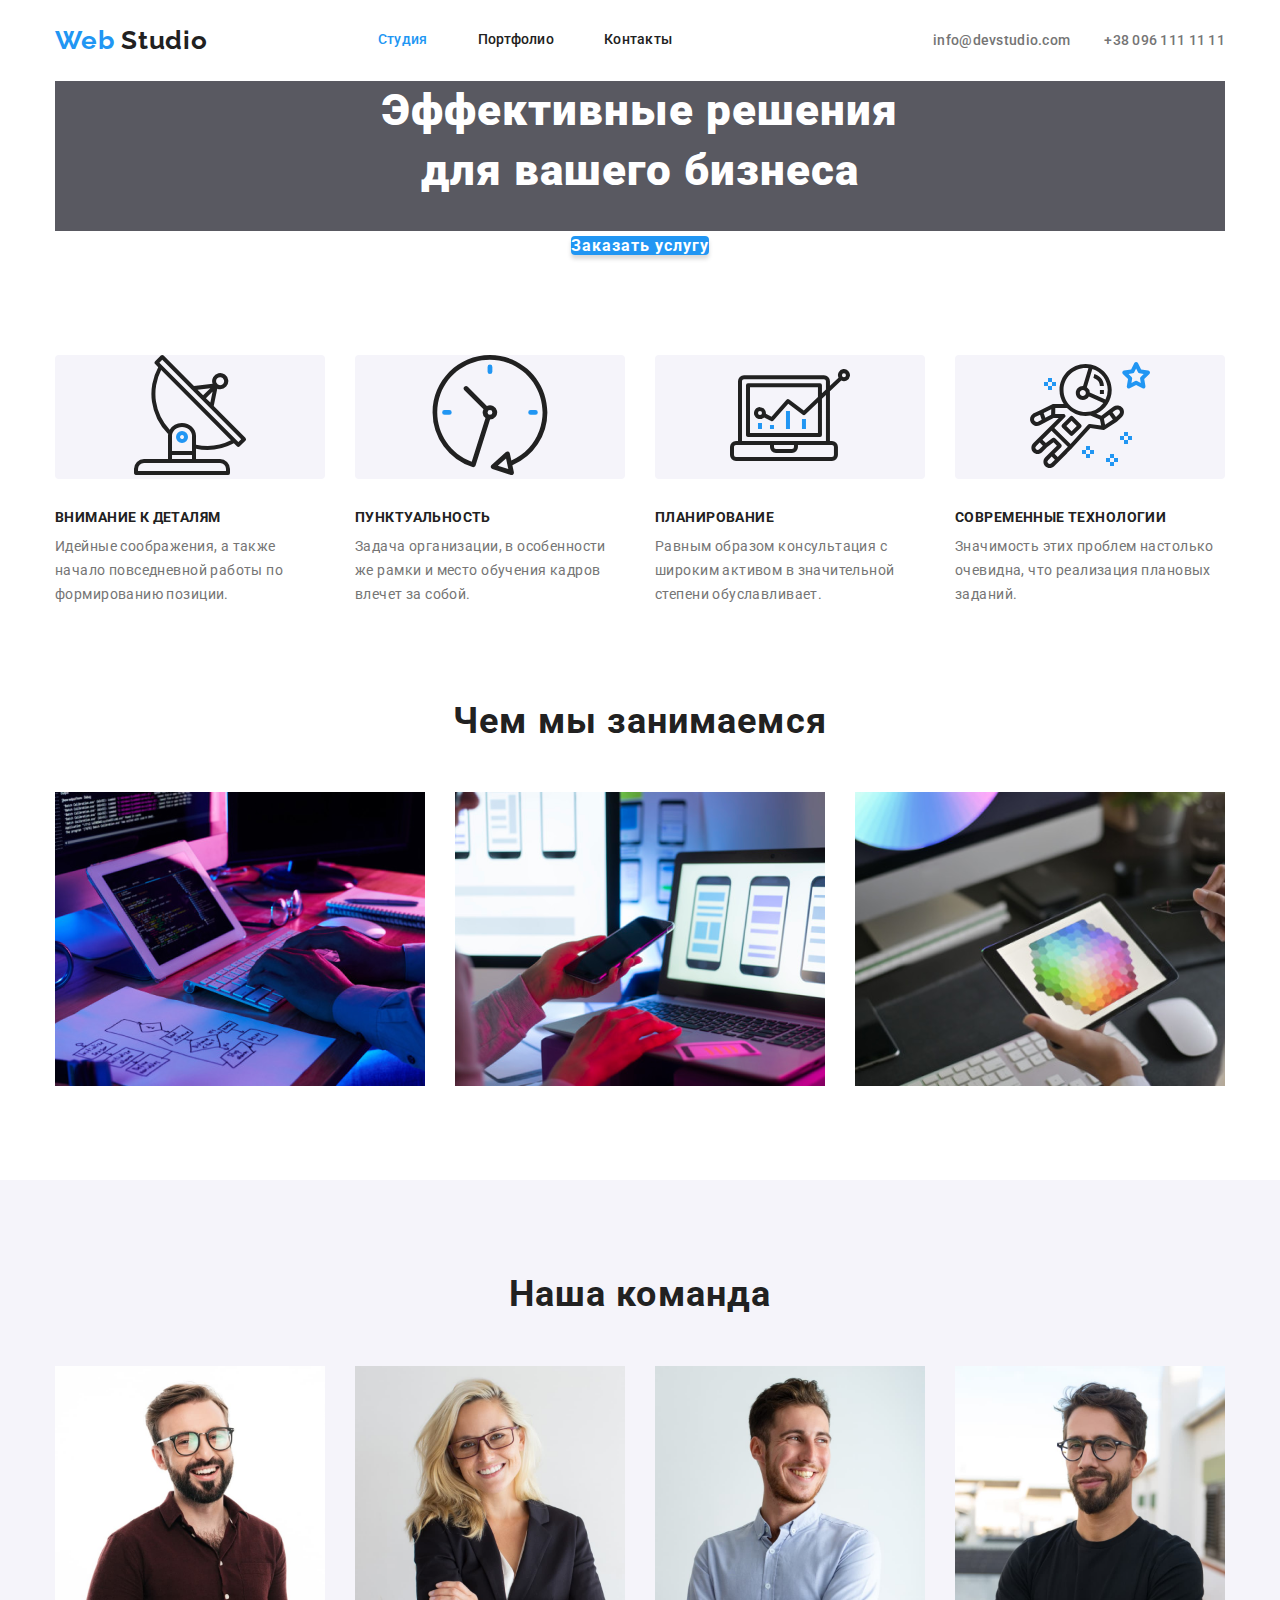
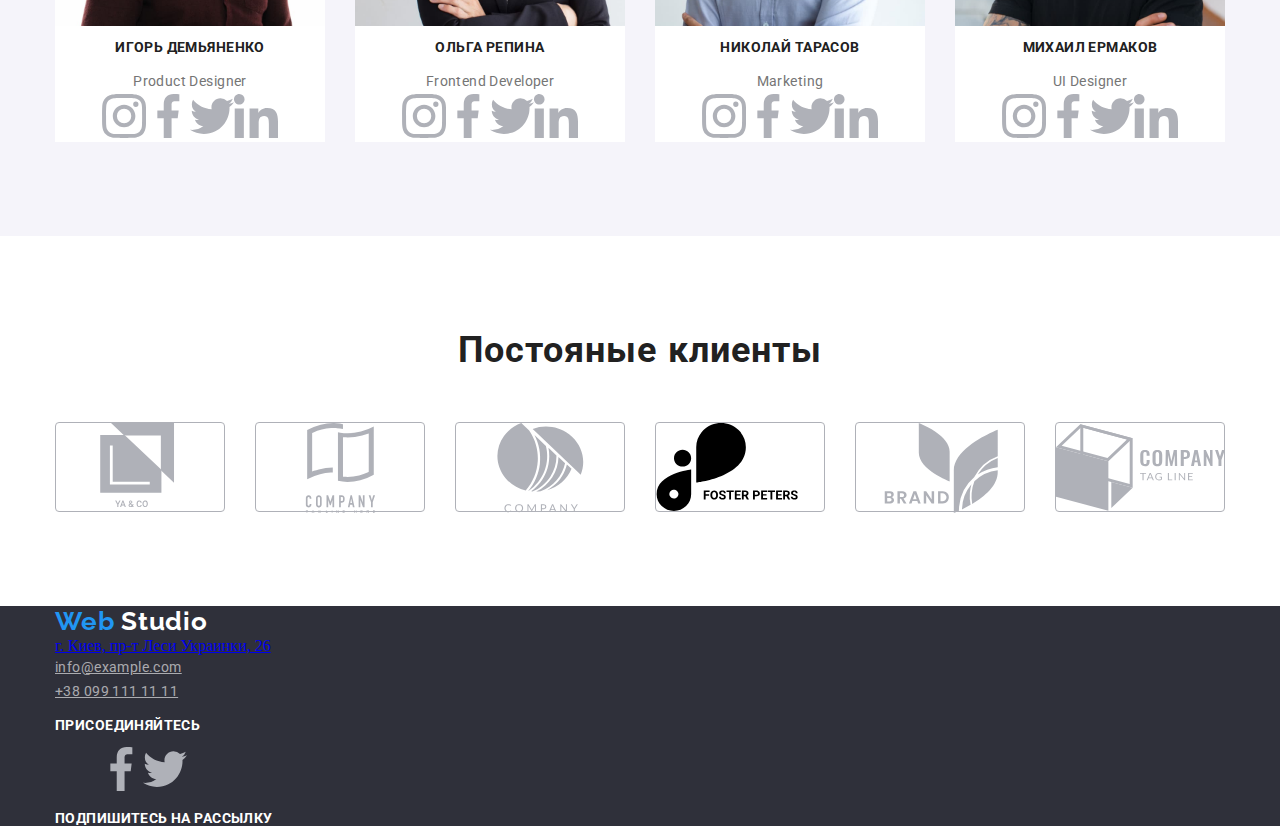
<file: index.html>
<!DOCTYPE html>
<html lang="ru">
  <head>
    <meta charset="UTF-8" />
    <meta name="viewport" content="width=device-width, initial-scale=1.0" />
    <title>Desktop</title>
    <link
      href="https://fonts.googleapis.com/css2?family=Raleway:wght@400;700&family=Roboto:wght@400;700&display=swap"
      rel="stylesheet"
    />
    <link rel="stylesheet" href="./css/normalize.css" />
    <link rel="stylesheet" href="./css/styles.css" />
  </head>

  <body>
    <header class="page-header">
      <div class="container flexbox">
        <nav class="menu-nav navigation">
          <a href="/" class="logoweb logo ">
            Web
            <span class="logostudio logo">Studio</span>
          </a>
          <ul class="list menu-list">
            <li class="menu-item">
              <a href="./index.html" class="link active">Студия</a>
            </li>
            <li class="menu-item">
              <a href="./portfolio.html" class="link">Портфолио</a>
            </li>
            <li class="menu-item"><a href="#" class="link">Контакты</a></li>
          </ul>
        </nav>
        <!--Контакты-->
        <div class="menu-contacts">
          <a href="mailto:info@devstudio.com" class="linki mail-linki"
            >info@devstudio.com</a
          >
          <a href="tel:+380961111111" class="linki">+38 096 111 11 11</a>
        </div>
      </div>
    </header>

    <!-- Герой -->
    <main class="main">
      <section class="hero">
        <div class="container ">
          <h1 class="hero-title ">Эффективные решения </br> для вашего бизнеса</h1>
          <a href="./" class="hero-link">Заказать услугу</a>
        </div>
      </section>

      <!--Особености-->
      <section class="section">
        <div class="container">
          <ul class="list features-item">
            <li class="features-li">
              <div class="fon">
                <svg class="antena" width="270px" height="120px">
                  <use href="./imagess/sprite.svg#icon-antenna"></use>
                </svg>
              </div>
              <h2 class="section-features">Внимание к деталям</h2>
              <p class="section-text">
                Идейные соображения, а также начало повседневной работы по
                формированию позиции.
              </p>
            </li>
            <li class="features-li">
              <div class="fon">
                <svg class="antena" width="270px" height="120px">
                  <use href="./imagess/sprite.svg#icon-clock"></use>
                </svg>
              </div>
              <h2 class="section-features">Пунктуальность</h2>
              <p class="section-text">
                Задача организации, в особенности же рамки и место обучения
                кадров влечет за собой.
              </p>
            </li>
            <li class="features-li">
              <div class="fon">
                <svg class="antena" width="270px" height="120px">
                  <use href="./imagess/sprite.svg#icon-diagram"></use>
                </svg>
              </div>
              <h2 class="section-features">Планирование</h2>
              <p class="section-text">
                Равным образом консультация с широким активом в значительной
                степени обуславливает.
              </p>
            </li>
            <li class="features-li">
              <div class="fon">
                <svg class="antena" width="270px" height="120px">
                  <use href="./imagess/sprite.svg#icon-astron"></use>
                </svg>
              </div>
              <h2 class="section-features">Современные технологии</h2>
              <p class="section-text">
                Значимость этих проблем настолько очевидна, что реализация
                плановых заданий.
              </p>
            </li>
          </ul>
        </div>
      </section>

      <!--Чем мы занимаемся-->
      <section class="section section-working">
        <div class="container work">
          <h2 class="section-work">Чем мы занимаемся</h2>
          <ul class="list features-item">
            <li class="features-li">
              <img src="./imagess/box1.png" alt="Десктопные приложения" />
            </li>
            <li class="features-li">
              <img src="./imagess/box2.png" alt="Мобильные приложения" />
            </li>
            <li class="features-li">
              <img src="./imagess/box3.png" alt="Дизайнерские ришения" />
            </li>
          </ul>
        </div>
      </section>

      <!--Наша команда-->
      <section class="section team">
        <div class="container">
          <h2 class="section-team">Наша команда</h2>
          <ul class="list features-item">
            <li class="features-li">
              <img src="./imagess/foto1.jpg" alt="Фото1">
              <h3 class="section-title">Игорь Демьяненко</h3>
              <p lang="en" class="section-text">Product Designer</p>
              <ul class="list icon">
                <li>
                  <div>
                    <svg class="#" width="44" height="44">
                      <use href="./imagess/sprite.svg#icon-insta"></use>
                    </svg>
                  </div>
                  <!-- <a
                    href="https://www.instagram.com/"
                    target="_blank"
                    rel="noopener noreferrer"
                    aria-label="сылка Инстаграм"
                  >
                  www.instagram.com
                   </a> -->
                </li>
                <li>
                  <div>
                    <svg width="44" height="44">
                      <use href="./imagess/sprite.svg#icon-facebook"></use>
                    </svg>
                  </div>
                  <!-- <a
                    href="https://twitter.com/"
                    target="_blank"
                    rel="noopener noreferrer"
                    aria-label="сылка Твитер"
                    >twitter.com</a
                  > -->
                </li>
                <li>
                  <div>
                    <svg width="44" height="44">
                      <use href="./imagess/sprite.svg#icon-twitter"></use>
                    </svg>
                  </div>
                  <!-- <a
                    href="https://facebook.com/"
                    target="_blank"
                    rel="noopener noreferrer"
                    aria-label="сылка Фейсбук"
                    >facebook.com</a
                  > -->
                </li>
                <li>
                  <div>
                    <svg width="44" height="44">
                      <use href="./imagess/sprite.svg#icon-linkedin"></use>
                    </svg>
                  </div>
                  <!-- <a
                    href="https://www.linkedin.com/"
                    target="_blank"
                    rel="noopener noreferrer"
                    aria-label="сылка Линкедин"
                    >www.linkedin.com</a
                  > -->
                </li>
              </ul>
            </li>
            <li class="features-li">
              <img src="./imagess/foto2.jpg" alt="Фото2" />
              <h3 class="section-title">Ольга Репина</h3>
              <p lang="en" class="section-text">Frontend Developer</p>
              <ul class="list icon">
                <li>
                  <div>
                    <svg class="#" width="44" height="44">
                      <use href="./imagess/sprite.svg#icon-insta"></use>
                    </svg>
                  </div>
                  <!-- <a
                    href="https://www.instagram.com/"
                    target="_blank"
                    rel="noopener noreferrer"
                    aria-label="сылка Инстаграм"
                  >
                    www.instagram.com
                  </a> -->
                </li>
                <li>
                  <div>
                    <svg class="#" width="44" height="44">
                      <use href="./imagess/sprite.svg#icon-facebook"></use>
                    </svg>
                  </div>
                  <!-- <a
                    href="https://twitter.com/"
                    target="_blank"
                    rel="noopener noreferrer"
                    aria-label="сылка Твитер"
                    >twitter.com
                  </a> -->
                </li>
                <li>
                  <div>
                    <svg class="#" width="44" height="44">
                      <use href="./imagess/sprite.svg#icon-twitter"></use>
                    </svg>
                  </div>
                  <!-- <a
                    href="https://facebook.com/"
                    target="_blank"
                    rel="noopener noreferrer"
                    aria-label="сылка Фейсбук"
                    >facebook.com</a
                  > -->
                </li>
                <li>
                  <div>
                    <svg class="#" width="44" height="44">
                      <use href="./imagess/sprite.svg#icon-linkedin"></use>
                    </svg>
                  </div>
                  <!-- <a
                    href="https://www.linkedin.com/"
                    target="_blank"
                    rel="noopener noreferrer"
                    aria-label="сылка Линкедин"
                    >www.linkedin.com</a
                  > -->
                </li>
              </ul>
            </li>
            <li class="features-li">
              <img src="./imagess/foto3.jpg" alt="Фото3" />
              <h3 class="section-title">Николай Тарасов</h3>
              <p lang="en" class="section-text">Marketing</p>
              <ul class="list icon">
                <li>
                  <div>
                    <svg class="#" width="44" height="44">
                      <use href="./imagess/sprite.svg#icon-insta"></use>
                    </svg>
                  </div>
                  <!-- <a
                    href="https://www.instagram.com/"
                    target="_blank"
                    rel="noopener noreferrer"
                    aria-label="сылка Инстаграм"
                    >www.instagram.com</a
                  > -->
                </li>
                <li>
                  <div>
                    <svg class="#" width="44" height="44">
                      <use href="./imagess/sprite.svg#icon-facebook"></use>
                    </svg>
                  </div>
                  <!-- <a
                    href="https://twitter.com/"
                    target="_blank"
                    rel="noopener noreferrer"
                    aria-label="сылка Твитер"
                    >twitter.com</a
                  > -->
                </li>
                <li>
                  <div>
                    <svg class="#" width="44" height="44">
                      <use href="./imagess/sprite.svg#icon-twitter"></use>
                    </svg>
                  </div>
                  <!-- <a
                    href="https://facebook.com/"
                    target="_blank"
                    rel="noopener
                          noreferrer"
                    aria-label="сылка Фейсбук"
                    >facebook.com</a
                  > -->
                </li>
                <li>
                  <div>
                    <svg class="#" width="44" height="44">
                      <use href="./imagess/sprite.svg#icon-linkedin"></use>
                    </svg>
                  </div>
                  <!-- <a
                    href="https://www.linkedin.com/"
                    target="_blank"
                    rel="noopener
                          noreferrer"
                    aria-label="сылка Линкедин"
                    >www.linkedin.com</a
                  > -->
                </li>
              </ul>
            </li>
            <li class="features-li">
              <img src="./imagess/foto4.jpg" alt="Фото4" />
              <h3 class="section-title">Михаил Ермаков</h3>
              <p lang="en" class="section-text">UI Designer</p>
              <ul class="list icon">
                <li>
                  <div>
                    <svg class="#" width="44" height="44">
                      <use href="./imagess/sprite.svg#icon-insta"></use>
                    </svg>
                  </div>
                  <!-- <a
                    href="https://www.instagram.com/"
                    target="_blank"
                    rel="noopener
                          noreferrer"
                    aria-label="сылка Инстаграм"
                    >www.instagram.com</a
                  > -->
                </li>
                <li>
                  <div>
                    <svg class="#" width="44" height="44">
                      <use href="./imagess/sprite.svg#icon-facebook"></use>
                    </svg>
                  </div>
                  <!-- <a
                    href="https://twitter.com/"
                    target="_blank"
                    rel="noopener
                          noreferrer"
                    aria-label="сылка Твитер"
                    >twitter.com</a
                  > -->
                </li>
                <li>
                  <div>
                    <svg class="#" width="44" height="44">
                      <use href="./imagess/sprite.svg#icon-twitter"></use>
                    </svg>
                  </div>
                  <!-- <a
                    href="https://facebook.com/"
                    target="_blank"
                    rel="noopener
                          noreferrer"
                    aria-label="сылка Фейсбук"
                    >facebook.com</a
                  > -->
                </li>
                <li>
                  <div>
                    <svg class="#" width="44" height="44">
                      <use href="./imagess/sprite.svg#icon-linkedin"></use>
                    </svg>
                  </div>
                  <!-- <a
                    href="https://www.linkedin.com/"
                    target="_blank"
                    rel="noopener noreferrer"
                    aria-label="сылка Линкедин"
                    >www.linkedin.com</a
                  > -->
                </li>
              </ul>
            </li>
          </ul>
        </div>
      </section>

      <!-- Постояные клиенты-->
      <section class="section">
        <div class="container">
          <h2 class="section-client">Постояные клиенты</h2>
          <ul class="list customers">
            <li>
              <a href="#">
              <div class="client">
                <svg class="antena" width="170px" height="90px">
                  <use href="./imagess/sprite.svg#icon-logo"></use>
                </svg>
              </div>
              </a>
            </li>
            <li>
              <a href="#">
              <div class="client">
                <svg class="antena" width="170px" height="90px">
                  <use href="./imagess/sprite.svg#icon-logo2"></use>
                </svg>
              </div>
              </a>
            </li>
            <li>
              <a href="#">
              <div class="client">
                <svg class="antena" width="170px" height="90px">
                  <use href="./imagess/sprite.svg#icon-logo3"></use>
                </svg>
              </div>
              </a>
            </li>
            <li>
              <a href="#">
              <div class="client">
                <svg class="antena" width="170px" height="90px">
                  <use href="./imagess/sprite.svg#icon-logo4"></use>
                </svg>
              </div>
              </a>
            </li>
            <li>
              <a href="#">
              <div class="client">
                <svg class="antena" width="170px" height="90px">
                  <use href="./imagess/sprite.svg#icon-logo5"></use>
                </svg>
              </div>
              </a>
            </li>
            <li>
              <a href="#">
              <div class="client">
                <svg class="antena" width="170px" height="90px">
                  <use href="./imagess/sprite.svg#icon-logo6"></use>
                </svg>
              </div>
            </li>
            </a>
          </ul>
        </div>
      </section>
    </main>

    <!--Подвал-->
    <footer class="footer">
      <div class="container">
          <a href="./" class="logoweb logo">
            Web
            <span class="logostudio logo">
                Studio
            </span>
          </a>
            <address>
              <ul class="list">
                <li>
                  <a
                    href="#"
                    target="_blank"
                    rel="noreferrer norooperer"
                    class="ingo-navigation"
                    >г. Киев, пр-т Леси Украинки, 26
                  </a>
                </li>
                <li>
                  <a href="mailto:info@example.com" class="info-mail"
                    >info@example.com</a
                  >
                </li>
                <li>
                  <a href="tel:+380991111111" class="info-tel"
                    >+38 099 111 11 11</a
                  >
                </li>
              </ul>
            </address>
      </div>
      <div class="container">
          <p class="mailing">Присоединяйтесь</p>
          <ul class="list comon">
            <li>
              <div class="">
                <svg class="antena" width="44" height="44">
                  <use href="./imagess/sprite.svg#icon-Ellipse"></use>
                </svg>
              </div>
                <!-- <a
                  href="https://www.instagram.com/"
                  target="_blank"
                  rel="noopener
                          noreferrer"
                  aria-label="сылка Инстаграм"
                  >www.instagram.com</a
                > -->
            </li>
            <li>
              <div class="">
                <svg class="antena" width="44" height="44">
                  <use href="./imagess/sprite.svg#icon-facebook"></use>
                </svg>
              </div>
                <!-- <a
                  href="https://twitter.com/"
                  target="_blank"
                  rel="noopener
                          noreferrer"
                  aria-label="сылка Твитер"
                  >twitter.com</a
                > -->
            </li>
            <li>
              <div class="">
                <svg class="antena" width="44" height="44">
                  <use href="./imagess/sprite.svg#icon-twitter"></use>
                </svg>
              </div>
                <!-- <a
                  href="https://facebook.com/"
                  target="_blank"
                  rel="noopener
                          noreferrer"
                  aria-label="сылка Фейсбук"
                  >facebook.com</a
                > -->
            </li>
            <li>
              <div class="">
                <svg class="antena" width="44" height="44">
                  <use href="./imagess/sprite.svg#icon-in"></use>
                </svg>
              </div>
                <!-- <a
                  href="https://www.linkedin.com/"
                  target="_blank"
                  rel="noopener
                          noreferrer"
                  aria-label="сылка Линкедин"
                  >www.linkedin.com</a
                > -->
            </li>
        </ul>
      </div>
      <div class="container mailing">
        <p>Подпишитесь на рассылку</p> 
      </div>
    </footer>
  </body>
</html>
</file>
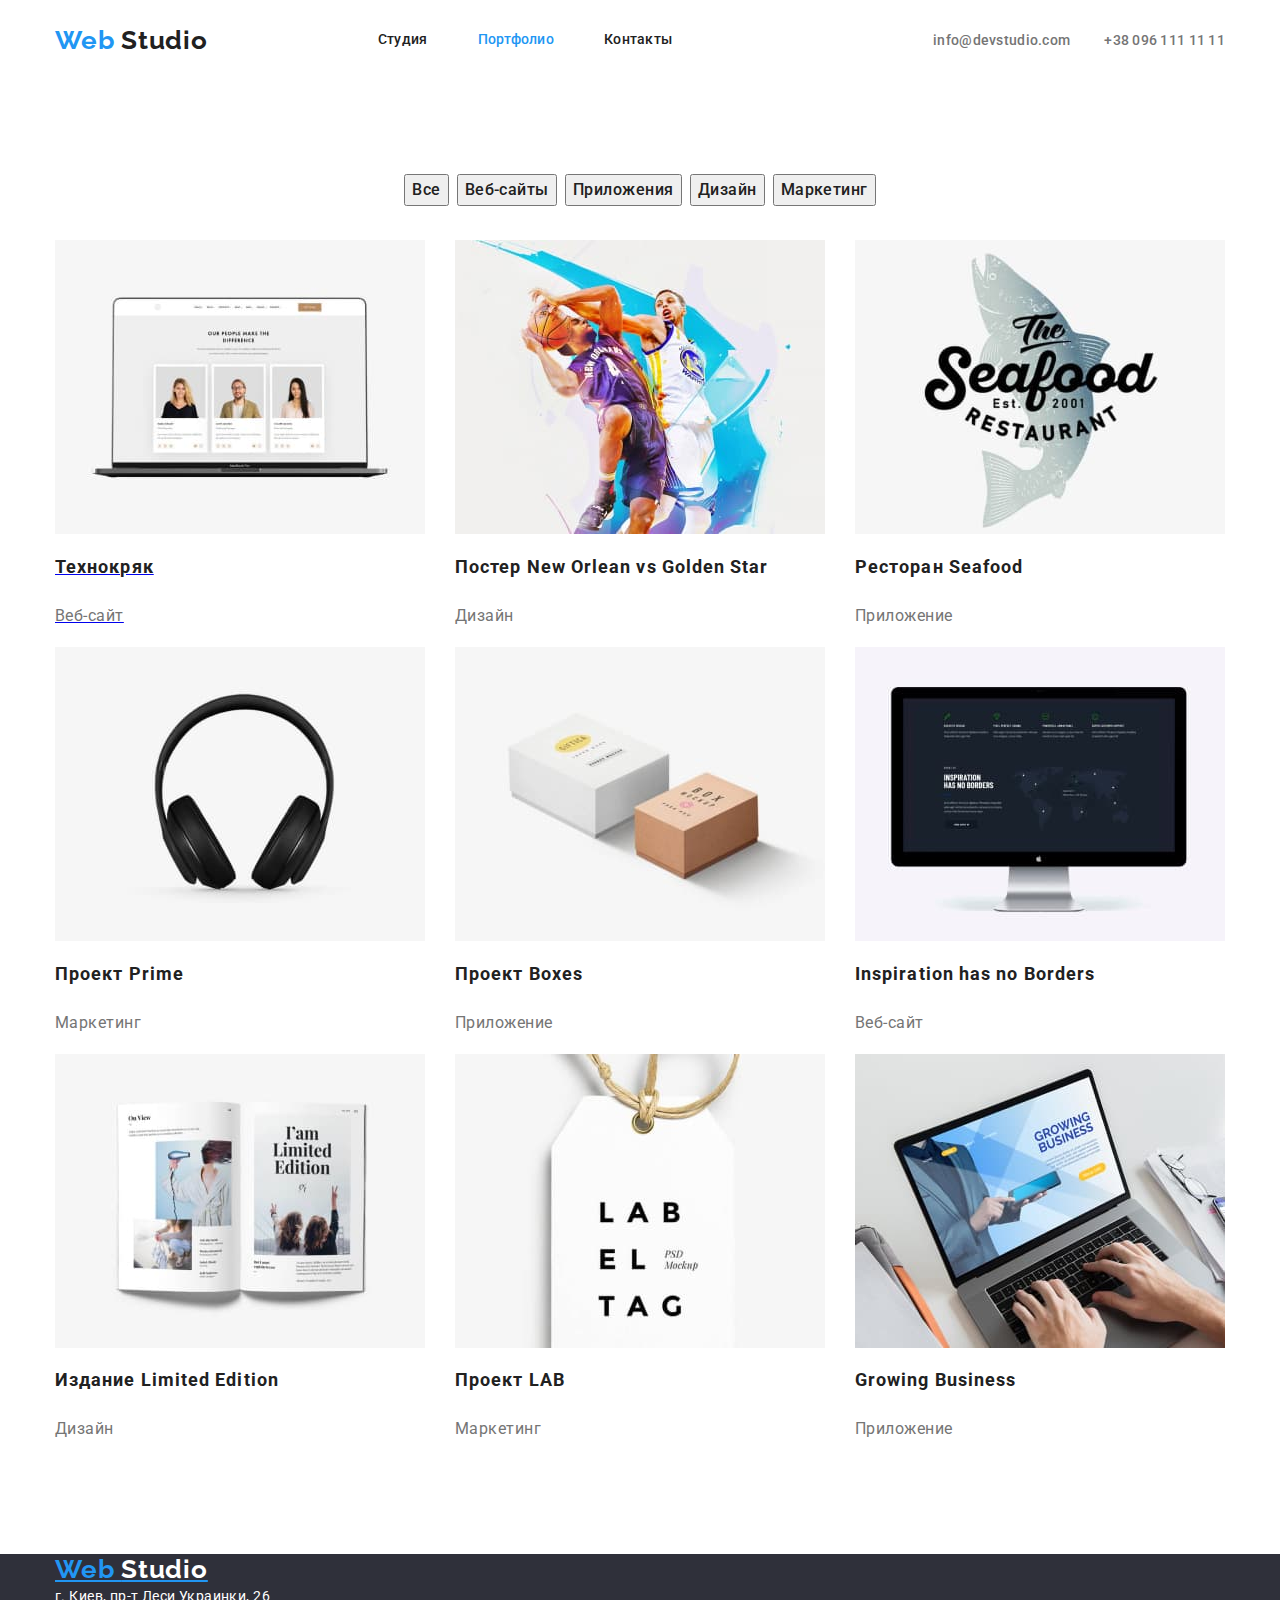
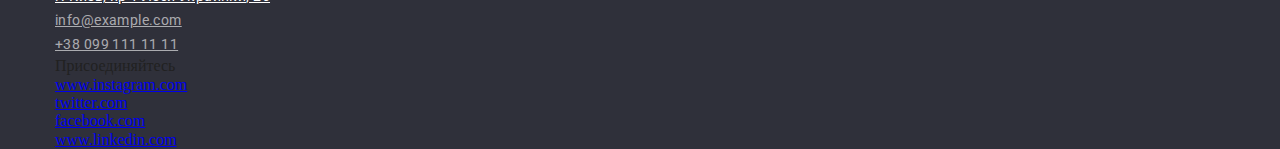
<file: portfolio.html>
<!DOCTYPE html>
<html lang="ru">
  <head>
    <meta charset="UTF-8" />
    <meta name="viewport" content="width=device-width, initial-scale=1.0" />
    <title>Portfolio</title>
    <link
      href="https://fonts.googleapis.com/css2?family=Raleway:wght@400;700&family=Roboto:wght@400;700&display=swap"
      rel="stylesheet"
    />
    <link rel="stylesheet" href="./css/normalize.css" />
    <link rel="stylesheet" href="./css/styles.css" />
  </head>
  <body>
    <header class="page-header">
      <div class="container flexbox">
        <nav class="menu-nav navigation">
          <a href="/" class="logoweb logo">
            Web
            <span class="logostudio logo">Studio</span>
          </a>
          <ul class="list menu-list">
            <li class="menu-item">
              <a href="./index.html" class="link">Студия</a>
            </li>
            <li class="menu-item">
              <a href="./portfolio.html" class="link active">Портфолио</a>
            </li>
            <li class="menu-item"><a href="#" class="link">Контакты</a></li>
          </ul>
        </nav>
        <!--Контакты-->
        <div class="menu-contacts">
          <a href="mailto:info@devstudio.com" class="linki mail-linki"
            >info@devstudio.com</a
          >
          <a href="tel:+380961111111" class="linki">+38 096 111 11 11</a>
        </div>
      </div>
    </header>

    <!-- Герой -->
    <main>
      <!--Фільтр-->
      <section class="button">
        <div class="container">
          <ul class="btn list filtr">
            <li class="filtr-li">
              <button class="btn-filtr">Все</button>
            </li>
            <li class="filtr-li">
              <button class="btn-filtr">Веб-сайты</button>
            </li>
            <li class="filtr-li">
              <button class="btn-filtr">Приложения</button>
            </li>
            <li class="filtr-li">
              <button class="btn-filtr">Дизайн</button>
            </li>
            <li class="filtr-li">
              <button class="btn-filtr">Маркетинг</button>
            </li>
          </ul>

          <!--Проекти-->
          <ul class="project list">
            <li class="project-item">
              <a href="#" class="project-link">
              <img src="./imagess/imgproject1.jpg" alt="Веб-сайт" />
              <h2 class="project-title">Технокряк</h2>
              <p class="project-text">Веб-сайт</p>
              </a>
            </li>
            <li class="project-item">
              <img src="./imagess/imgproject2.jpg" alt="Дизайн" />
              <h2 class="project-title">Постер New Orlean vs Golden Star</h2>
              <p class="project-text">Дизайн</p>
            </li>
            <li class="project-item">
              <img src="./imagess/imgproject3.jpg" alt="Приложение" />
              <h2 class="project-title">Ресторан Seafood</h2>
              <p class="project-text">Приложение</p>
            </li>
            <li class="project-item">
              <img src="./imagess/imgproject4.jpg" alt="Маркетинг" />
              <h2 class="project-title">Проект Prime</h2>
              <p class="project-text">Маркетинг</p>
            </li>
            <li class="project-item">
              <img src="./imagess/imgproject5.jpg" alt="Приложение" />
              <h2 class="project-title">Проект Boxes</h2>
              <p class="project-text">Приложение</p>
            </li>
            <li class="project-item">
              <img src="./imagess/imgproject6.jpg" alt="Веб-сайт" />
              <h2 class="project-title">Inspiration has no Borders</h2>
              <p class="project-text">Веб-сайт</p>
            </li>
            <li class="project-item">
              <img src="./imagess/imgproject7.jpg" alt="Дизайн" />
              <h2 class="project-title">Издание Limited Edition</h2>
              <p class="project-text">Дизайн</p>
            </li>
            <li class="project-item">
              <img src="./imagess/imgproject8.jpg" alt="Маркетинг" />
              <h2 class="project-title">Проект LAB</h2>
              <p class="project-text">Маркетинг</p>
            </li>
            <li class="project-item">
              <img src="./imagess/imgproject9.jpg" alt="Приложение" />
              <h2 class="project-title">Growing Business</h2>
              <p class="project-text">Приложение</p>
            </li>
          </ul>
        </div>
      </section>
    </main>
    <!--Подвал-->
    <footer class="footer">
      <section class="foot">
        <div class="container">
          <a href="./" class="logoweb">
            Web
            <span class="logostudio">Studio</span>
          </a>
        </div>
          <div class="info container">
            <address>
              <ul class="list">
                <li>
                  <a
                    href="#"
                    target="_blank"
                    rel="noorepener noreferrer"
                    class="info-navigation"
                    >г. Киев, пр-т Леси Украинки, 26
                  </a>
                </li>
                <li>
                  <a href="mailito:info@example.com" class="info-mail">
                    info@example.com
                  </a>
                </li>
                <li>
                  <a href="tel:+380991111111" class="info-tel">
                    +38 099 111 11 11
                  </a>
                </li>
              </ul>
            </address>
          </div>
        </div>
      </section>
      <section>
        <div class="container">
          <span>Присоединяйтесь</span>
          <ul class="list">
            <li>
              <a
                href="https://www.instagram.com/"
                target="_blank"
                rel="noopener noreferrer"
                aria-label="сылка Инстаграм"
                >www.instagram.com
              </a>
            </li>
            <li>
              <a
                href="https://twitter.com/"
                target="_blank"
                rel="noopener noreferrer"
                aria-label="сылка Твитер"
                >twitter.com
              </a>
            </li>
            <li>
              <a
                href="https://facebook.com/"
                target="_blank"
                rel="noopener noreferrer"
                aria-label="сылка Фейсбук"
                >facebook.com
              </a>
            </li>
            <li>
              <a
                href="https://www.linkedin.com/"
                target="_blank"
                rel="noopener noreferrer"
                aria-label="сылка Линкедин"
                >www.linkedin.com
              </a>
            </li>
          </ul>
        </div>
      </section>
    </footer>
  </body>
</html>
</file>
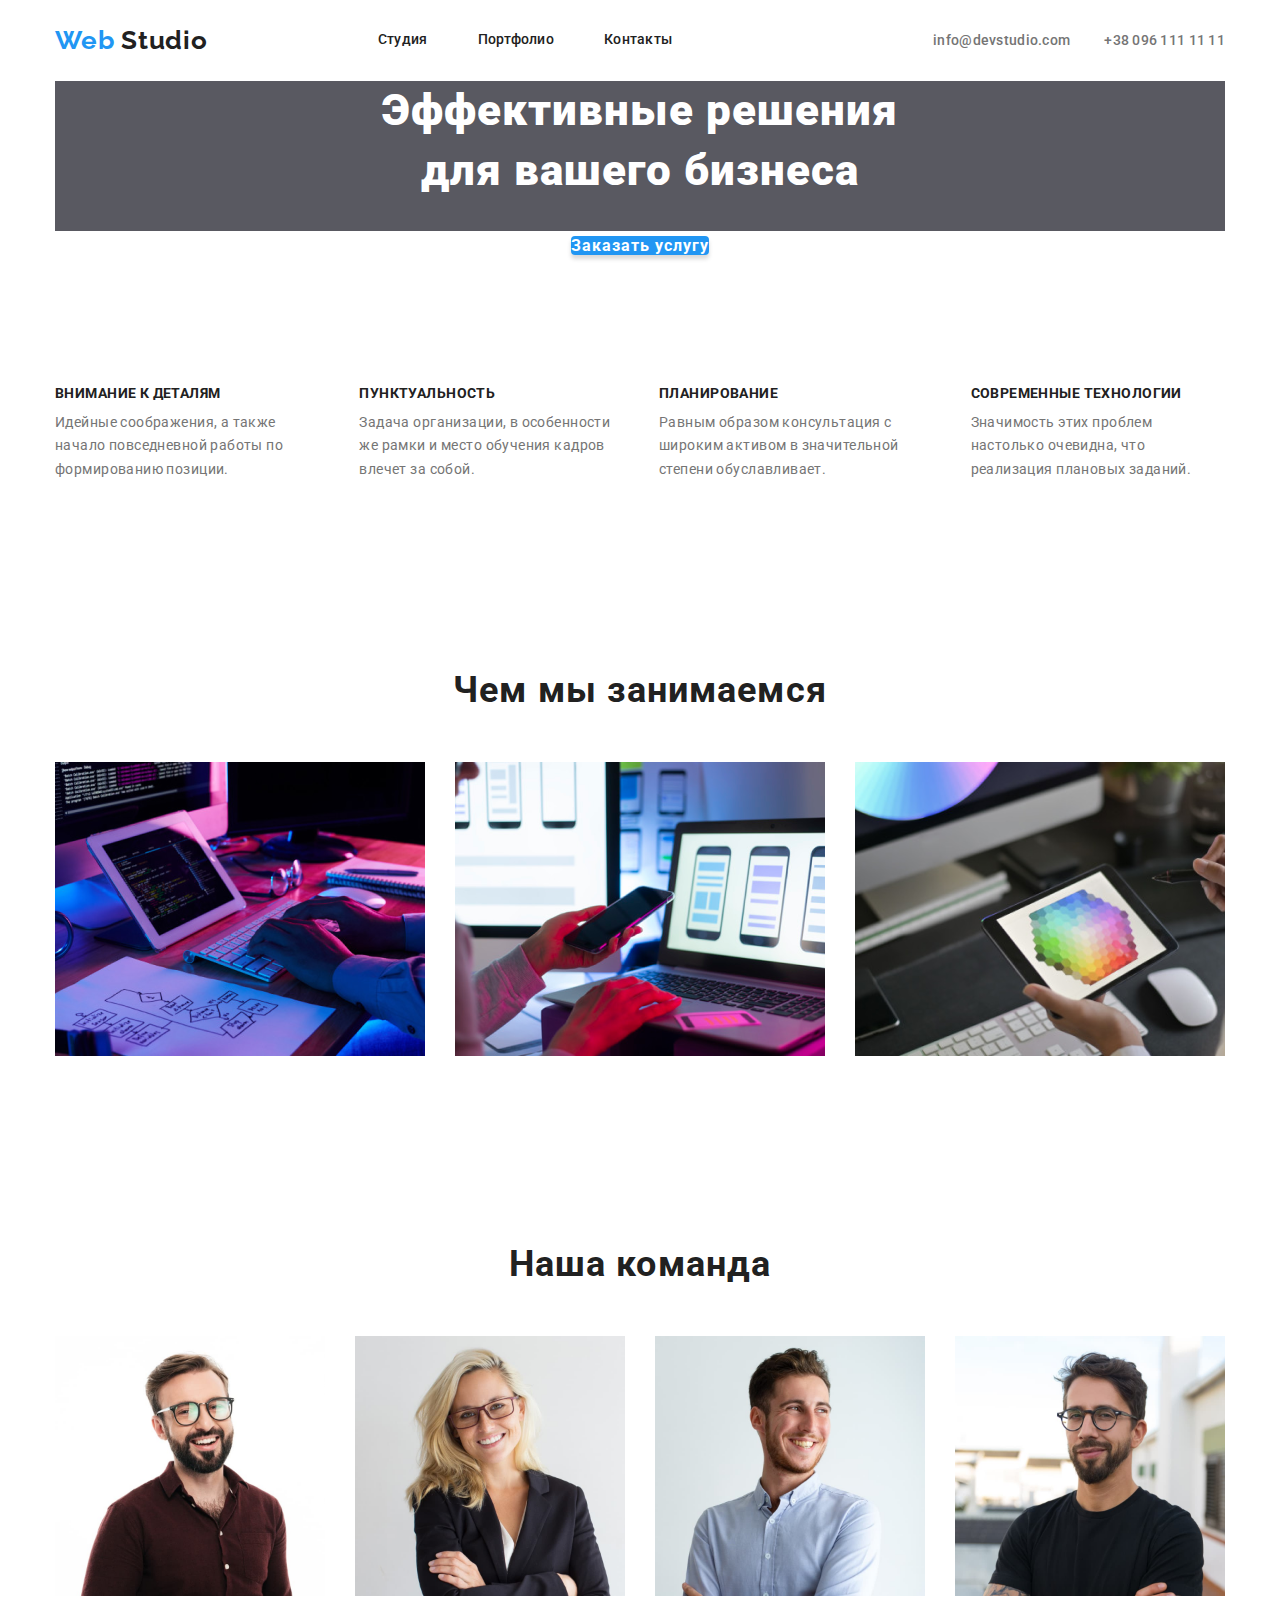
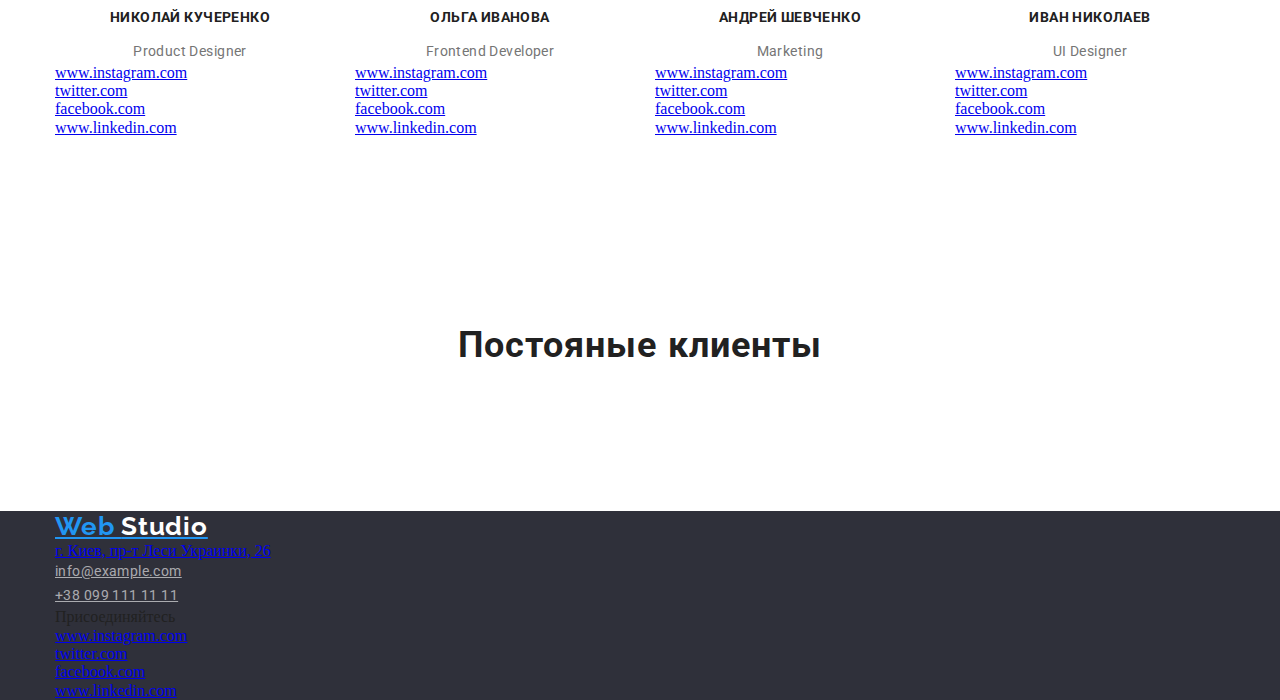
<file: studio.html>
<!DOCTYPE html>
<html lang="ru">
  <head>
    <meta charset="UTF-8" />
    <meta name="viewport" content="width=device-width, initial-scale=1.0" />
    <title>Desktop</title>
    <link
      href="https://fonts.googleapis.com/css2?family=Raleway:wght@400;700&family=Roboto:wght@400;700&display=swap"
      rel="stylesheet"
    />
    <link rel="stylesheet" href="./css/normalize.css" />
    <link rel="stylesheet" href="./css/styles.css" />
  </head>

  <body>
    <header class="page-header">
      <div class="container flexbox">
        <nav class="menu-nav navigation">
          <a href="/" class="logoweb logo">
            Web
            <span class="logostudio logo">Studio</span>
          </a>
          <ul class="list menu-list">
            <li class="menu-item">
              <a href="./studio.html" class="link">Студия</a>
            </li>
            <li class="menu-item">
              <a href="./portfolio.html" class="link">Портфолио</a>
            </li>
            <li class="menu-item"><a href="#" class="link">Контакты</a></li>
          </ul>
        </nav>
        <!--Контакты-->
        <div class="menu-contacts">
          <a href="mailto:info@devstudio.com" class="linki mail-linki"
            >info@devstudio.com</a
          >
          <a href="tel:+380961111111" class="linki">+38 096 111 11 11</a>
        </div>
      </div>
    </header>

    <!-- Герой -->
    <main class="main">
      <section class="hero">
        <div class="container ">
          <h1 class="hero-title ">Эффективные решения </br> для вашего бизнеса</h1>
          <a href="./" class="hero-link">Заказать услугу</a>
        </div>
      </section>

      <!--Особености-->
      <section class="section">
        <div class="container">
          <ul class="list features-item">
            <li class="features-li">
              <h2 class="section-features">Внимание к деталям</h2>
              <p class="section-text">
                Идейные соображения, а также начало повседневной работы по
                формированию позиции.
              </p>
            </li>
            <li class="features-li">
              <h2 class="section-features">Пунктуальность</h2>
              <p class="section-text">
                Задача организации, в особенности же рамки и место обучения
                кадров влечет за собой.
              </p>
            </li>
            <li class="features-li">
              <h2 class="section-features">Планирование</h2>
              <p class="section-text">
                Равным образом консультация с широким активом в значительной
                степени обуславливает.
              </p>
            </li>
            <li class="features-li">
              <h2 class="section-features">Современные технологии</h2>
              <p class="section-text">
                Значимость этих проблем настолько очевидна, что реализация
                плановых заданий.
              </p>
            </li>
          </ul>
        </div>
      </section>

      <!--Чем мы занимаемся-->
      <section class="section">
        <div class="container work">
          <h2 class="section-work">Чем мы занимаемся</h2>
          <ul class="list features-item">
            <li class="features-li">
              <img src="./imagess/box1.png" alt="Десктопные приложения" />
            </li>
            <li class="features-li">
              <img src="./imagess/box2.png" alt="Мобильные приложения" />
            </li>
            <li class="features-li">
              <img src="./imagess/box3.png" alt="Дизайнерские ришения" />
            </li>
          </ul>
        </div>
      </section>

      <!--Наша команда-->
      <section class="section">
        <div class="container">
          <h2 class="section-team">Наша команда</h2>
          <ul class="list features-item">
            <li class="features-li">
              <img src="./imagess/foto1.jpg" alt="Фото1" />
              <h3 class="section-title">Николай Кучеренко</h3>
              <p lang="en" class="section-text">Product Designer</p>
              <ul class="list">
                <li>
                  <a
                    href="https://www.instagram.com/"
                    target="_blank"
                    rel="noopener noreferrer"
                    aria-label="сылка Инстаграм"
                  >
                    www.instagram.com
                  </a>
                </li>
                <li>
                  <a
                    href="https://twitter.com/"
                    target="_blank"
                    rel="noopener noreferrer"
                    aria-label="сылка Твитер"
                    >twitter.com</a
                  >
                </li>
                <li>
                  <a
                    href="https://facebook.com/"
                    target="_blank"
                    rel="noopener
                noreferrer"
                    aria-label="сылка Фейсбук"
                    >facebook.com</a
                  >
                </li>
                <li>
                  <a
                    href="https://www.linkedin.com/"
                    target="_blank"
                    rel="noopener
                noreferrer"
                    aria-label="сылка Линкедин"
                    >www.linkedin.com</a
                  >
                </li>
              </ul>
            </li>
            <li class="features-li">
              <img src="./imagess/foto2.jpg" alt="Фото2" />
              <h3 class="section-title">Ольга Иванова</h3>
              <p lang="en" class="section-text">Frontend Developer</p>
              <ul class="list">
                <li>
                  <a
                    href="https://www.instagram.com/"
                    target="_blank"
                    rel="noopener noreferrer"
                    aria-label="сылка Инстаграм"
                  >
                    www.instagram.com
                  </a>
                </li>
                <li>
                  <a
                    href="https://twitter.com/"
                    target="_blank"
                    rel="noopener noreferrer"
                    aria-label="сылка Твитер"
                    >twitter.com
                  </a>
                </li>
                <li>
                  <a
                    href="https://facebook.com/"
                    target="_blank"
                    rel="noopener
                noreferrer"
                    aria-label="сылка Фейсбук"
                    >facebook.com</a
                  >
                </li>
                <li>
                  <a
                    href="https://www.linkedin.com/"
                    target="_blank"
                    rel="noopener
                noreferrer"
                    aria-label="сылка Линкедин"
                    >www.linkedin.com</a
                  >
                </li>
              </ul>
            </li>
            <li class="features-li">
              <img src="./imagess/foto3.jpg" alt="Фото3" />
              <h3 class="section-title">Андрей Шевченко</h3>
              <p lang="en" class="section-text">Marketing</p>
              <ul>
                <li>
                  <a
                    href="https://www.instagram.com/"
                    target="_blank"
                    rel="noopener
                          noreferrer"
                    aria-label="сылка Инстаграм"
                    >www.instagram.com</a
                  >
                </li>
                <li>
                  <a
                    href="https://twitter.com/"
                    target="_blank"
                    rel="noopener
                          noreferrer"
                    aria-label="сылка Твитер"
                    >twitter.com</a
                  >
                </li>
                <li>
                  <a
                    href="https://facebook.com/"
                    target="_blank"
                    rel="noopener
                          noreferrer"
                    aria-label="сылка Фейсбук"
                    >facebook.com</a
                  >
                </li>
                <li>
                  <a
                    href="https://www.linkedin.com/"
                    target="_blank"
                    rel="noopener
                          noreferrer"
                    aria-label="сылка Линкедин"
                    >www.linkedin.com</a
                  >
                </li>
              </ul>
            </li>
            <li class="features-li">
              <img src="./imagess/foto4.jpg" alt="Фото4" />
              <h3 class="section-title">Иван Николаев</h3>
              <p lang="en" class="section-text">UI Designer</p>
              <ul>
                <li>
                  <a
                    href="https://www.instagram.com/"
                    target="_blank"
                    rel="noopener
                          noreferrer"
                    aria-label="сылка Инстаграм"
                    >www.instagram.com</a
                  >
                </li>
                <li>
                  <a
                    href="https://twitter.com/"
                    target="_blank"
                    rel="noopener
                          noreferrer"
                    aria-label="сылка Твитер"
                    >twitter.com</a
                  >
                </li>
                <li>
                  <a
                    href="https://facebook.com/"
                    target="_blank"
                    rel="noopener
                          noreferrer"
                    aria-label="сылка Фейсбук"
                    >facebook.com</a
                  >
                </li>
                <li>
                  <a
                    href="https://www.linkedin.com/"
                    target="_blank"
                    rel="noopener
                          noreferrer"
                    aria-label="сылка Линкедин"
                    >www.linkedin.com</a
                  >
                </li>
              </ul>
            </li>
          </ul>
        </div>
      </section>

      <!-- Постояные клменты-->
      <section class="section">
        <div class="container">
          <h2 class="section-client">Постояные клиенты</h2>
          <ul class="list">
            <li></li>
            <li></li>
            <li></li>
            <li></li>
            <li></li>
            <li></li>
          </ul>
        </div>
      </section>
    </main>
    <!--Подвал-->
    <footer class="footer">
      <section>
        <div class="container">
          <a href="./" class="logoweb">
            Web
            <span class="logostudio">
              Studio
            </span>
          </a>
          <div class="info">
            <address>
              <ul class="list">
                <li>
                  <a
                    href="#"
                    target="_blank"
                    rel="noreferrer norooperer"
                    class="ingo-navigation"
                    >г. Киев, пр-т Леси Украинки, 26
                  </a>
                </li>
                <li>
                  <a href="mailto:info@example.com" class="info-mail"
                    >info@example.com</a
                  >
                </li>
                <li>
                  <a href="tel:+380991111111" class="info-tel"
                    >+38 099 111 11 11</a
                  >
                </li>
              </ul>
            </address>
          </div>
        </div>
      </section>
      <section>
        <div class="container">
          <div>
            <span>Присоединяйтесь</span>
            <ul class="list">
              <li>
                <a
                  href="https://www.instagram.com/"
                  target="_blank"
                  rel="noopener
                          noreferrer"
                  aria-label="сылка Инстаграм"
                  >www.instagram.com</a
                >
              </li>
              <li>
                <a
                  href="https://twitter.com/"
                  target="_blank"
                  rel="noopener
                          noreferrer"
                  aria-label="сылка Твитер"
                  >twitter.com</a
                >
              </li>
              <li>
                <a
                  href="https://facebook.com/"
                  target="_blank"
                  rel="noopener
                          noreferrer"
                  aria-label="сылка Фейсбук"
                  >facebook.com</a
                >
              </li>
              <li>
                <a
                  href="https://www.linkedin.com/"
                  target="_blank"
                  rel="noopener
                          noreferrer"
                  aria-label="сылка Линкедин"
                  >www.linkedin.com</a
                >
              </li>
            </ul>
          </div>
        </div>
      </section>
    </footer>
  </body>
</html>
</file>
<file: css/styles.css>
/* Основной цвет текста #212121 */

/* Вторичный цвет текста #757575 */

/* Белый #FFFFFF */

/* Акцент #2196F3; */

/* Вторичный цвет фона #F5F4FA */

/* font-family: 'Raleway', sans-serif;
font-family: 'Roboto', sans-serif; */

* {
  box-sizing: border-box;
}

:root {
  --primary-text-color: #757575;
  --title-text-color: #212121;
  --accent-color: #2196f3;
  --white-color: #ffffff;
  --primary-background-color: #f5f4fa;
}

body {
  background-color: var(--white-color);
  color: var(--title-text-color);
}

.page-header {
  padding: 25px 0;
}

.container {
  width: 1200px;
  padding-left: 15px;
  padding-right: 15px;
  margin-left: auto;
  margin-right: auto;
}

.section {
  padding: 94px 0;
}

address {
  font-style: normal;
}

img {
  display: block;
  max-width: 100%;
  height: auto;
}

ul {
  list-style: none;
  padding: 0;
  margin: 0;
}

.list {
  list-style: none;
  padding: 0;
  margin: 0;
  text-decoration: none;
}

.flexbox {
  display: flex;
  justify-content: flex-end;
  align-items: center;
}

/* Логотип */

.logo {
  text-decoration: none;
}

.logoweb {
  color: var(--accent-color);
  font-family: "Raleway", sans-serif;
  font-style: normal;
  font-weight: bold;
  font-size: 26px;
  line-height: 1.19;
  letter-spacing: 0.03em;
  list-style: none;
}
.logostudio {
  color: var(--title-text-color);
  font-family: "Raleway", sans-serif;
  font-style: normal;
  font-weight: bold;
  font-size: 26px;
  line-height: 1.19;
  letter-spacing: 0.03em;
  list-style: none;
}

.footer .logostudio {
  color: var(--white-color);
  font-family: "Raleway", sans-serif;
  font-style: normal;
  font-weight: bold;
  font-size: 26px;
  line-height: 1.19;
  letter-spacing: 0.03em;
}

/* Навигацыя */
.menu-nav {
  color: var(--title-text-color);
  font-family: "Roboto", sans-serif;
  font-style: normal;
  font-weight: 500;
  font-size: 14px;
  line-height: 1.14;
  letter-spacing: 0.02em;
}

.navigation {
  display: flex;
  align-items: center;
  margin-right: auto;
}

.logo {
  margin-right: 85px;
  list-style: none;
}

.menu-list {
  display: flex;
}

.menu-item:not(:last-child) {
  margin-right: 50px;
}

.link {
  color: var(--title-text-color);
  text-decoration: none;
}

.link:hover,
.link:focus {
  color: #2196f3;
}

.active {
  color: #2196f3;
}

/* Контакты */
.menu-contacts .linki {
  font-family: "Roboto", sans-serif;
  font-style: normal;
  font-weight: 500;
  font-size: 14px;
  line-height: 1.14;
  letter-spacing: 0.02em;
  color: var(--primary-text-color);
}

.mail-linki {
  margin-right: 30px;
}

.linki {
  text-decoration: none;
}

.linki:hover,
:focus {
  color: #2196f3;
}

/* Стили для Studio */
/* Hero */

.main {
  margin-top: auto;
}

.hero {
  display: flex;
  align-items: center;
  text-align: center;
  letter-spacing: 0.06em;
}

.hero-title {
  color: var(--white-color);
  background: rgba(47, 48, 58, 0.8);
  font-family: "Roboto", sans-serif;
  font-style: normal;
  font-weight: 900;
  font-size: 44px;
  line-height: 1.36;
  margin: 0px;
}

.hero-title {
  padding-bottom: 30px;
}

.hero-link {
  font-family: "Roboto", sans-serif;
  font-style: normal;
  font-weight: bold;
  font-size: 16px;
  line-height: 1.87;
  color: #ffffff;
}

.hero-link {
  padding: 10 32px;
  background: #2196f3;
  box-shadow: 0px 4px 4px rgba(0, 0, 0, 0.15);
  border-radius: 4px;
  text-decoration: none;
}

/* section */
.section-features {
  font-family: "Roboto", sans-serif;
  font-weight: bold;
  font-size: 14px;
  line-height: 16px;
  letter-spacing: 0.03em;
  text-transform: uppercase;
  font-style: normal;
  color: #212121;
}

.section-features {
  margin-top: 30px;
  margin-bottom: 10px;
}

.section-work,
.section-team,
.section-client {
  font-family: Roboto;
  font-style: normal;
  font-weight: bold;
  font-size: 36px;
  line-height: 1.16;
  text-align: center;
  letter-spacing: 0.03em;
  color: #212121;
}

.section-team,
.section-client {
  margin: 0px;
  padding: 0 0 50px;
}

.customers {
  display: flex;
}

.client {
  border: 1px solid #afb1b8;
  box-sizing: border-box;
  border-radius: 4px;
  padding: 0px;
  margin: 0px;
  width: 170px;
  height: 90px;
}

.client:last-child {
  margin-right: 30px;
}

.section-work {
  margin: 0px;
  padding-bottom: 50px;
}

.section-working {
  padding-top: 0px;
}

.team {
  background: #f5f4fa;
}

.section-title {
  font-family: "Roboto", sans-serif;
  font-style: normal;
  font-weight: bold;
  font-size: 14px;
  line-height: 1.14;
  letter-spacing: 0.03em;
  text-transform: uppercase;
  color: var(--title-text-color);
}
.section-text {
  font-family: "Roboto", sans-serif;
  font-style: normal;
  font-weight: normal;
  font-size: 14px;
  line-height: 1.71;
  letter-spacing: 0.03em;
  color: var(--primary-text-color);
}

.section-text {
  margin: 0px;
}

.features-item {
  display: flex;
  align-items: center;
}

.icon {
  display: flex;
  justify-content: center;
}

.features-li:not(:last-child) {
  margin-right: 30px;
  align-items: center;
}

.features-li {
  background-color: var(--white-color);
}

.section-title {
  display: flex;
  justify-content: center;
}

.section-text {
  display: flex;
  justify-content: center;
}

.fon {
  background: #f5f4fa;
  border-radius: 4px;
}

.work {
  margin-bottom: ;
}

/* Стили для Portfolio */
/* Фильтр */

.project {
  display: flex;
  flex-wrap: wrap;
  padding-top: 0px;
  padding-bottom: 94px;
}

.project-item:not(:nth-child(3n)) {
  margin-right: 30px;
}

.project-item {
  width: 370px;
}

.projects-item:not(:nth-last-child(-n + 3)) {
  margin-bottom: 30px;
}

.btn-filtr {
  font-family: Roboto;
  font-weight: 500;
  font-size: 16px;
  line-height: 1.62;
  font-style: normal;
  letter-spacing: 0.03em;
  color: #212121;
}

.btn .btn-filtr:hover,
.btn .btn-filtr:focus {
  background: #2196f3;
  color: white;
}

.btn {
  display: block;
  align-items: center;
}
/* Проеткы */
.project-link {
}
.project-title {
  font-style: normal;
  font-family: "Roboto", sans-serif;
  font-weight: bold;
  font-size: 18px;
  line-height: 2;
  letter-spacing: 0.06em;
  color: var(--title-text-color);
}
.project-text {
  font-family: "Roboto", sans-serif;
  font-style: normal;
  font-weight: normal;
  font-size: 16px;
  line-height: 1.87;
  letter-spacing: 0.03em;
  color: var(--primary-text-color);
}

.filtr {
  display: flex;
  padding-top: 93px;
  justify-content: center;
  margin-bottom: 34px;
}

.filtr-li:not(:last-child) {
  margin-right: 8px;
}

.footer {
  background: #2f303a;
}

/* Дополнительня информация */
.info-navigation {
  font-family: "Roboto", sans-serif;
  font-style: normal;
  font-weight: normal;
  font-size: 14px;
  line-height: 1.71;
  letter-spacing: 0.03em;
  color: #ffffff;
}
.info-mail {
  font-family: "Roboto", sans-serif;
  font-style: normal;
  font-weight: normal;
  font-size: 14px;
  line-height: 1.71;
  letter-spacing: 0.03em;
  color: rgba(255, 255, 255, 0.6);
}
.info-tel {
  font-family: "Roboto", sans-serif;
  font-style: normal;
  font-weight: normal;
  font-size: 14px;
  line-height: 1.71;
  letter-spacing: 0.03em;
  color: rgba(255, 255, 255, 0.6);
}

.mailing {
  font-family: "Roboto", sans-serif;
  font-style: normal;
  font-weight: bold;
  font-size: 14px;
  line-height: 16px;
  letter-spacing: 0.03em;
  text-transform: uppercase;
  color: #ffffff;
}

.comon {
  display: flex;
}
</file>
